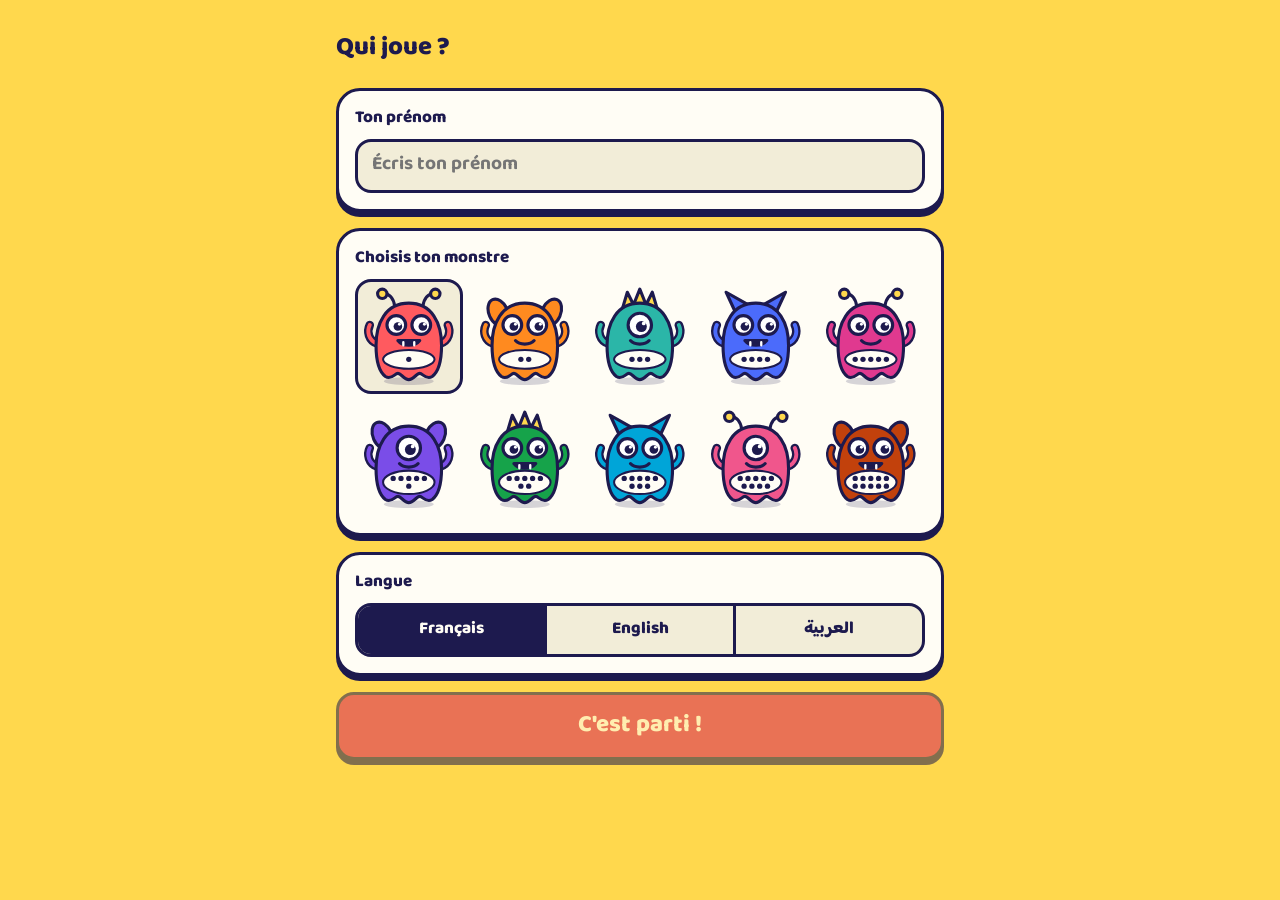
<file: index.html>
<!doctype html>
<html lang="fr" dir="ltr">
<head>
<meta charset="utf-8">
<meta name="viewport" content="width=device-width, initial-scale=1, viewport-fit=cover">
<meta name="description" content="Les tables de multiplication, en jouant.">
<meta name="theme-color" content="#FFD84D">
<title>MultiTrainer: les tables de multiplication</title>
<link rel="icon" type="image/png" href="icons/icon-192.png">
<link rel="apple-touch-icon" href="icons/icon-180.png">
<link rel="manifest" href="manifest.json">
<link rel="preload" href="fonts/baloo-latin.woff2" as="font" type="font/woff2" crossorigin>
<link rel="stylesheet" href="app.css?v=2.0.1">
<script src="engine.js?v=2.0.1" defer></script>
<script src="monsters.js?v=2.0.1" defer></script>
<script src="app.js?v=2.0.1" defer></script>
</head>
<body>
<div id="app"></div>
<noscript><p style="padding:24px;text-align:center">Ce jeu a besoin de JavaScript.</p></noscript>
</body>
</html>
</file>
<file: app.css>
@font-face { font-family: "Baloo"; src: url(fonts/baloo-arabic.woff2) format("woff2"); font-weight: 500 800; font-display: swap; unicode-range: U+0600-06FF, U+0750-077F, U+0870-088E, U+0890-0891, U+0898-08E1, U+08E3-08FF, U+200C-200E, U+2010-2011, U+204F, U+2E41, U+FB50-FDFF, U+FE70-FE74, U+FE76-FEFC; }
@font-face { font-family: "Baloo"; src: url(fonts/baloo-latin-ext.woff2) format("woff2"); font-weight: 500 800; font-display: swap; unicode-range: U+0100-02BA, U+02BD-02C5, U+02C7-02CC, U+02CE-02D7, U+02DD-02FF, U+1E00-1EFF, U+2020, U+20A0-20AB, U+20AD-20C0, U+2113, U+2C60-2C7F, U+A720-A7FF; }
@font-face { font-family: "Baloo"; src: url(fonts/baloo-latin.woff2) format("woff2"); font-weight: 500 800; font-display: swap; unicode-range: U+0000-00FF, U+0131, U+0152-0153, U+02BB-02BC, U+02C6, U+02DA, U+02DC, U+2000-206F, U+20AC, U+2122, U+2191, U+2193, U+2212, U+2215, U+FEFF, U+FFFD; }

:root {
  --bg: #FFD84D; --bg2: #FFC930; --card: #FFFDF5; --ink: #1D1A4E; --soft: #5A568C; --line: #1D1A4E; --well: #F2EDD8;
  --pink: #D81F5C; --blue: #3451E0; --teal: #0F8F83; --good: #118A4C; --bad: #D42F35; --gold: #FFC700; --on: #FFFFFF;
  --r: 18px; --bw: 3px; --lift: 5px;
  --safe-t: env(safe-area-inset-top, 0px); --safe-b: env(safe-area-inset-bottom, 0px);
}
[data-theme="dark"] {
  --bg: #1D1A4E; --bg2: #171440; --card: #2D2972; --ink: #FFF8DC; --soft: #C6C2EE; --line: #0D0B2E; --well: #3A3588;
  --pink: #E8376F; --blue: #4F6BF0; --teal: #129C8F; --good: #159A56; --bad: #DE3F45;
}
* { box-sizing: border-box; -webkit-tap-highlight-color: transparent; }
[hidden] { display: none !important; }
html { height: 100%; }
body { margin: 0; min-height: 100%; background: var(--bg); color: var(--ink); font: 600 1.0625rem/1.4 "Baloo", ui-rounded, "Segoe UI", system-ui, sans-serif; touch-action: manipulation; overscroll-behavior-y: none; }
h1, h2, h3, p { margin: 0; }
button, input { font: inherit; color: inherit; }
button { cursor: pointer; }
:focus-visible { outline: 3px solid var(--blue); outline-offset: 3px; }
[data-theme="dark"] :focus-visible { outline-color: var(--gold); }
.sr { position: absolute; width: 1px; height: 1px; overflow: hidden; clip-path: inset(50%); white-space: nowrap; }
svg.i { width: 1.35em; height: 1.35em; flex: none; fill: none; stroke: currentColor; stroke-width: 2.4; stroke-linecap: round; stroke-linejoin: round; }
svg.monster { display: block; width: 100%; height: auto; overflow: visible; }

.screen { width: min(100%, 640px); margin: 0 auto; padding: calc(14px + var(--safe-t)) 16px calc(28px + var(--safe-b)); display: flex; flex-direction: column; gap: 16px; }
.bar { display: flex; align-items: center; gap: 10px; min-height: 48px; }
.bar h1 { font-size: 1.6rem; font-weight: 800; line-height: 1.1; flex: 1; outline: none; }
.spacer { flex: 1; }

.btn { display: inline-flex; align-items: center; justify-content: center; gap: 8px; min-height: 52px; padding: 8px 20px; border: var(--bw) solid var(--line); border-radius: var(--r); background: var(--card); color: var(--ink); font-weight: 800; box-shadow: 0 var(--lift) 0 var(--line); transition: transform .08s, box-shadow .08s; }
.btn:active:not(:disabled) { transform: translateY(var(--lift)); box-shadow: 0 0 0 var(--line); }
.btn:disabled { opacity: .55; cursor: default; }
.btn.go { background: var(--pink); color: var(--on); }
.btn.blue { background: var(--blue); color: var(--on); }
.btn.ghost { box-shadow: none; background: transparent; border-color: currentColor; min-height: 44px; }
.btn.big { width: 100%; min-height: 68px; font-size: 1.5rem; }
.round { width: 48px; min-height: 48px; padding: 0; flex: none; border-radius: 50%; box-shadow: 0 3px 0 var(--line); }
.round:active:not(:disabled) { transform: translateY(3px); }

.card { background: var(--card); border: var(--bw) solid var(--line); border-radius: 24px; padding: 16px; box-shadow: 0 var(--lift) 0 var(--line); }
.who { display: flex; align-items: center; gap: 8px; min-height: 48px; padding: 2px 16px 2px 4px; border: var(--bw) solid var(--line); border-radius: 999px; background: var(--card); font-weight: 800; box-shadow: 0 3px 0 var(--line); max-width: 62%; }
[dir="rtl"] .who { padding: 2px 4px 2px 16px; }
.who .pet { width: 38px; flex: none; }
.who span { overflow: hidden; text-overflow: ellipsis; white-space: nowrap; }
.chip { display: inline-flex; align-items: center; gap: 4px; padding: 2px 12px; border-radius: 999px; background: var(--ink); color: var(--bg); font-weight: 800; }
[data-theme="dark"] .chip { background: var(--gold); color: #1D1A4E; }

/* Home */
.hero { display: grid; grid-template-columns: minmax(104px, 34%) 1fr; gap: 14px; align-items: center; }
.hero h2 { font-size: clamp(1.45rem, 6vw, 2rem); line-height: 1.1; font-weight: 800; }
.hero p { color: var(--soft); margin-top: 4px; }
.meter { height: 16px; margin-top: 10px; border: var(--bw) solid var(--line); border-radius: 999px; background: var(--well); overflow: hidden; }
.meter i { display: block; height: 100%; background: var(--teal); }
.pet-bob svg { animation: bob 2.6s ease-in-out infinite; transform-origin: 50% 100%; }
.modes { display: grid; grid-template-columns: 1fr 1fr; gap: 14px; }
.mode { display: flex; flex-direction: column; align-items: flex-start; gap: 2px; text-align: start; padding: 14px; min-height: 112px; border: var(--bw) solid var(--line); border-radius: 22px; color: var(--on); box-shadow: 0 var(--lift) 0 var(--line); transition: transform .08s, box-shadow .08s; }
.mode:active { transform: translateY(var(--lift)); box-shadow: none; }
.mode b { font-size: 1.3rem; font-weight: 800; line-height: 1.1; margin-top: 4px; }
.mode small { font-size: .92rem; font-weight: 600; line-height: 1.2; }
.mode svg.i { width: 30px; height: 30px; }
.m-free { background: var(--blue); } .m-chrono { background: var(--pink); } .m-duel { background: #6D3FD9; } .m-learn { background: var(--teal); }
.shelf { display: flex; align-items: center; gap: 10px; width: 100%; text-align: start; padding: 12px 14px; }
.shelf .row { display: flex; gap: 2px; flex: 1; min-width: 0; }
.shelf .row > div { flex: 1; max-width: 42px; }
.shelf b { flex: none; }

/* Setup */
.field { display: flex; flex-direction: column; gap: 8px; }
.field > label, .field > .lab { font-weight: 800; }
.tables { display: grid; grid-template-columns: repeat(5, 1fr); gap: 10px; }
.tables.t12 { grid-template-columns: repeat(4, 1fr); }
.t { min-height: 58px; font-size: 1.4rem; font-weight: 800; border: var(--bw) solid var(--line); border-radius: 16px; background: var(--well); color: var(--ink); }
.t[aria-pressed="true"] { background: var(--blue); color: var(--on); box-shadow: inset 0 -4px 0 rgba(0,0,0,.25); }
.seg { display: flex; border: var(--bw) solid var(--line); border-radius: 16px; overflow: hidden; background: var(--well); }
.seg button { flex: 1; min-height: 48px; border: 0; background: transparent; font-weight: 800; padding: 4px 6px; color: var(--ink); }
.seg button + button { border-inline-start: var(--bw) solid var(--line); }
.seg button[aria-pressed="true"] { background: var(--ink); color: var(--card); }
.links { display: flex; gap: 16px; }
.link { background: none; border: 0; padding: 6px 0; text-decoration: underline; font-weight: 700; color: var(--ink); min-height: 40px; }
.err { color: var(--bad); font-weight: 800; }
[data-theme="dark"] .err { color: #FF9EA1; }
input[type="range"] { width: 100%; accent-color: var(--blue); height: 32px; }
input[type="text"] { width: 100%; min-height: 54px; padding: 8px 14px; border: var(--bw) solid var(--line); border-radius: 16px; background: var(--well); color: var(--ink); font-weight: 700; font-size: 1.2rem; }
.pets { display: grid; grid-template-columns: repeat(5, 1fr); gap: 8px; }
.pets button { padding: 4px; border: var(--bw) solid transparent; border-radius: 16px; background: transparent; }
.pets button[aria-pressed="true"] { border-color: var(--line); background: var(--well); }

/* Game */
.game { position: fixed; inset: 0; display: flex; flex-direction: column; padding: calc(10px + var(--safe-t)) 16px calc(16px + var(--safe-b)); gap: 10px; max-width: 640px; margin: 0 auto; }
.g-top { display: flex; align-items: center; gap: 10px; }
.g-top .track { flex: 1; height: 20px; border: var(--bw) solid var(--line); border-radius: 999px; background: var(--card); overflow: hidden; }
.g-top .track i { display: block; height: 100%; width: 0; background: var(--teal); transition: width .3s; }
.clock { font-size: 1.5rem; font-weight: 800; min-width: 3.2ch; text-align: center; }
.stage { flex: 1; min-height: 0; display: flex; flex-direction: column; align-items: center; justify-content: center; gap: 4px; }
.g-pet { width: clamp(72px, 15vh, 128px); }
.g-pet.happy svg { animation: hop .5s ease; }
.g-pet.sad svg { animation: shake .45s ease; }
.eq { font-size: clamp(2.6rem, min(12.5vw, 11vh), 6.2rem); line-height: 1.05; font-weight: 800; letter-spacing: .01em; white-space: nowrap; }
.eq .slot { display: inline-block; min-width: 1.1em; padding: 0 .12em; text-align: center; border-bottom: .09em solid currentColor; }
.flash { min-height: 1.6em; font-size: 1.25rem; font-weight: 800; text-align: center; }
.flash.ok { color: var(--good); } .flash.no { color: var(--bad); }
[data-theme="dark"] .flash.ok { color: #6BE3A1; } [data-theme="dark"] .flash.no { color: #FF9EA1; }
.tbar { width: 100%; height: 12px; border: var(--bw) solid var(--line); border-radius: 999px; background: var(--card); overflow: hidden; }
.tbar i { display: block; height: 100%; width: 100%; background: var(--blue); transform-origin: left; }
.tbar.late i { background: var(--bad); }
.answers { display: grid; grid-template-columns: 1fr 1fr; gap: 12px; }
.ans { min-height: clamp(68px, 13vh, 104px); font-size: clamp(1.9rem, 8vw, 3rem); font-weight: 800; border: var(--bw) solid var(--line); border-radius: 22px; background: var(--card); color: var(--ink); box-shadow: 0 var(--lift) 0 var(--line); transition: transform .08s, box-shadow .08s; }
.ans:active:not(:disabled) { transform: translateY(var(--lift)); box-shadow: none; }
.ans.right { background: var(--good); color: var(--on); }
.ans.wrong { background: var(--bad); color: var(--on); }
.ans:disabled { cursor: default; }
.ans:disabled:not(.right):not(.wrong) { opacity: .5; }
.keypad { display: grid; grid-template-columns: repeat(3, 1fr); gap: 8px; }
.keypad button { min-height: clamp(50px, 9.2vh, 76px); font-size: clamp(1.5rem, 6vw, 2.2rem); font-weight: 800; border: var(--bw) solid var(--line); border-radius: 16px; background: var(--card); color: var(--ink); box-shadow: 0 3px 0 var(--line); }
.keypad button:active { transform: translateY(3px); box-shadow: none; }
.keypad .ok { background: var(--good); color: var(--on); }
.combo { animation: pop .25s ease; }

/* The explanation after a mistake */
.teach { position: fixed; inset-inline: 0; bottom: 0; z-index: 20; max-height: 92dvh; overflow: auto; margin: 0 auto; width: min(100%, 640px); padding: 18px 18px calc(18px + var(--safe-b)); background: var(--card); border: var(--bw) solid var(--line); border-bottom: 0; border-radius: 28px 28px 0 0; box-shadow: 0 -6px 0 var(--line); display: flex; flex-direction: column; gap: 10px; animation: rise .22s ease-out; }
.teach .big { font-size: clamp(2rem, 9vw, 3rem); font-weight: 800; text-align: center; line-height: 1.1; color: var(--good); }
[data-theme="dark"] .teach .big { color: #6BE3A1; }
.teach p { text-align: center; }
.dots { display: grid; gap: var(--g); justify-content: center; margin: 2px auto; }
.dots i { width: var(--d); height: var(--d); border-radius: 50%; background: var(--c, var(--pink)); }
.count { text-align: center; font-weight: 800; color: var(--soft); overflow-wrap: anywhere; }
.tip { background: var(--well); border-radius: 14px; padding: 8px 12px; text-align: center; }

/* Duel */
.duel { position: fixed; inset: 0; display: grid; grid-template-rows: 1fr auto 1fr; }
.side { display: flex; flex-direction: column; justify-content: center; gap: 10px; padding: 12px 16px; min-height: 0; color: var(--on); }
.side.top { transform: rotate(180deg); background: var(--blue); padding-bottom: calc(12px + var(--safe-t)); }
.side.bottom { background: var(--pink); padding-bottom: calc(12px + var(--safe-b)); }
.side .eq { font-size: clamp(2.2rem, min(12vw, 8vh), 4.4rem); text-align: center; }
.side .answers { gap: 8px; }
.side .ans { min-height: clamp(48px, 10vh, 88px); font-size: clamp(1.5rem, 6vw, 2.4rem); }
.side .who-d { display: flex; justify-content: space-between; align-items: center; font-weight: 800; font-size: 1.1rem; }
.mid { display: flex; align-items: center; justify-content: center; gap: 12px; padding: 4px 12px; background: var(--ink); color: var(--card); font-weight: 800; }
.mid .ghost { color: inherit; min-height: 34px; padding: 0 12px; font-size: .95rem; }
.side.lost .answers { opacity: .4; }

/* Summary */
.done { text-align: center; align-items: center; }
.stars { display: flex; justify-content: center; gap: 6px; }
.stars svg { width: clamp(48px, 15vw, 72px); height: auto; fill: var(--well); stroke: var(--line); stroke-width: 1.6; stroke-linejoin: round; }
.stars svg.on { fill: var(--gold); animation: pop .4s ease both; }
.stars svg.on:nth-child(2) { animation-delay: .15s; } .stars svg.on:nth-child(3) { animation-delay: .3s; }
.done .pet-big { width: 148px; }
.done h1 { font-size: clamp(1.8rem, 8vw, 2.5rem); font-weight: 800; line-height: 1.1; outline: none; }
.nums { display: grid; grid-template-columns: repeat(3, 1fr); gap: 10px; width: 100%; }
.nums div { background: var(--card); border: var(--bw) solid var(--line); border-radius: 18px; padding: 8px 4px; }
.nums b { display: block; font-size: 1.6rem; font-weight: 800; line-height: 1.1; }
.nums small { color: var(--soft); font-size: .88rem; line-height: 1.15; display: block; }
.news { width: 100%; display: flex; flex-direction: column; gap: 8px; }
.new { display: flex; align-items: center; gap: 10px; text-align: start; padding: 8px 12px; animation: pop .3s ease both; }
.new .pet { width: 56px; flex: none; }
.new .pet svg { display: block; width: 100%; height: auto; }
.actions { display: flex; gap: 12px; width: 100%; }
.actions .btn { flex: 1; }
canvas.confetti { position: fixed; inset: 0; width: 100%; height: 100%; pointer-events: none; z-index: 50; }

/* Progress and learning */
.card h2 { font-size: 1.3rem; font-weight: 800; margin-bottom: 8px; line-height: 1.15; }
.zoo { display: grid; grid-template-columns: repeat(5, 1fr); gap: 8px; }
.zoo.t12 { grid-template-columns: repeat(4, 1fr); }
.zoo button { display: flex; flex-direction: column; align-items: center; gap: 2px; background: none; border: 0; padding: 2px; color: var(--ink); font-weight: 800; min-width: 0; }
.mini-meter { width: 88%; height: 8px; border: 2px solid var(--line); border-radius: 99px; background: var(--well); overflow: hidden; }
.mini-meter i { display: block; height: 100%; background: var(--teal); }
.grid-wrap { overflow-x: auto; }
.mgrid { display: grid; gap: 3px; min-width: 300px; direction: ltr; }
.mgrid > * { aspect-ratio: 1; min-width: 0; display: flex; align-items: center; justify-content: center; border-radius: 6px; font-size: .86rem; font-weight: 800; border: 0; padding: 0; }
.mgrid .h { color: var(--soft); background: none; }
.m0 { background: var(--well); color: transparent; }
.m1 { background: #F4A2A5; color: #1D1A4E; } .m2 { background: #FBC47F; color: #1D1A4E; } .m3 { background: #FFE78A; color: #1D1A4E; } .m4 { background: #8EE0AE; color: #1D1A4E; } .m5 { background: #118A4C; color: #fff; }
.legend { display: flex; flex-wrap: wrap; gap: 4px 12px; margin-top: 10px; font-size: .92rem; }
.legend span { display: inline-flex; align-items: center; gap: 6px; }
.legend i { width: 16px; height: 16px; border-radius: 4px; border: 1px solid var(--line); }
.bars { display: flex; align-items: flex-end; gap: 4px; height: 96px; direction: ltr; }
.bars i { flex: 1; min-width: 4px; max-width: 28px; background: var(--blue); border-radius: 4px 4px 0 0; }
.bars i.top { background: var(--good); }
.list { display: flex; flex-direction: column; }
.list > div { display: flex; justify-content: space-between; gap: 12px; padding: 6px 0; border-top: 2px solid var(--well); }
.list > div:first-child { border-top: 0; }
.tags { display: flex; flex-wrap: wrap; gap: 6px; }
.tags span { padding: 2px 12px; border-radius: 99px; background: var(--well); font-size: .95rem; }
.tags span.got { background: var(--gold); color: #1D1A4E; }
.tags span:not(.got) { opacity: .55; }
.learn-head { display: grid; grid-template-columns: 96px 1fr; gap: 12px; align-items: center; }
.facts { display: grid; grid-template-columns: 1fr 1fr; gap: 8px; }
.fact-b { min-height: 52px; font-size: 1.25rem; font-weight: 800; border: var(--bw) solid var(--line); border-radius: 14px; background: var(--well); color: var(--ink); direction: ltr; }
.fact-b.open { background: var(--card); box-shadow: inset 0 -4px 0 var(--teal); }
.fact-b[aria-pressed="true"] { background: var(--gold); color: #1D1A4E; }

@keyframes bob { 0%,100% { transform: translateY(0) scaleY(1); } 50% { transform: translateY(-4px) scaleY(1.02); } }
@keyframes hop { 40% { transform: translateY(-22px) rotate(-5deg); } 75% { transform: translateY(0) scaleY(.92); } }
@keyframes shake { 20% { transform: translateX(-8px); } 45% { transform: translateX(7px); } 70% { transform: translateX(-4px); } }
@keyframes pop { 0% { transform: scale(.5); opacity: 0; } 70% { transform: scale(1.12); } 100% { transform: scale(1); opacity: 1; } }
@keyframes rise { from { transform: translateY(60%); } to { transform: translateY(0); } }
@media (prefers-reduced-motion: reduce) { *, *::before, *::after { animation: none !important; transition: none !important; } }
@media (max-height: 620px) { .g-pet { display: none; } .flash { min-height: 1.2em; font-size: 1.05rem; } }
@media (min-width: 700px) { .screen { padding-top: calc(24px + var(--safe-t)); } }
</file>
